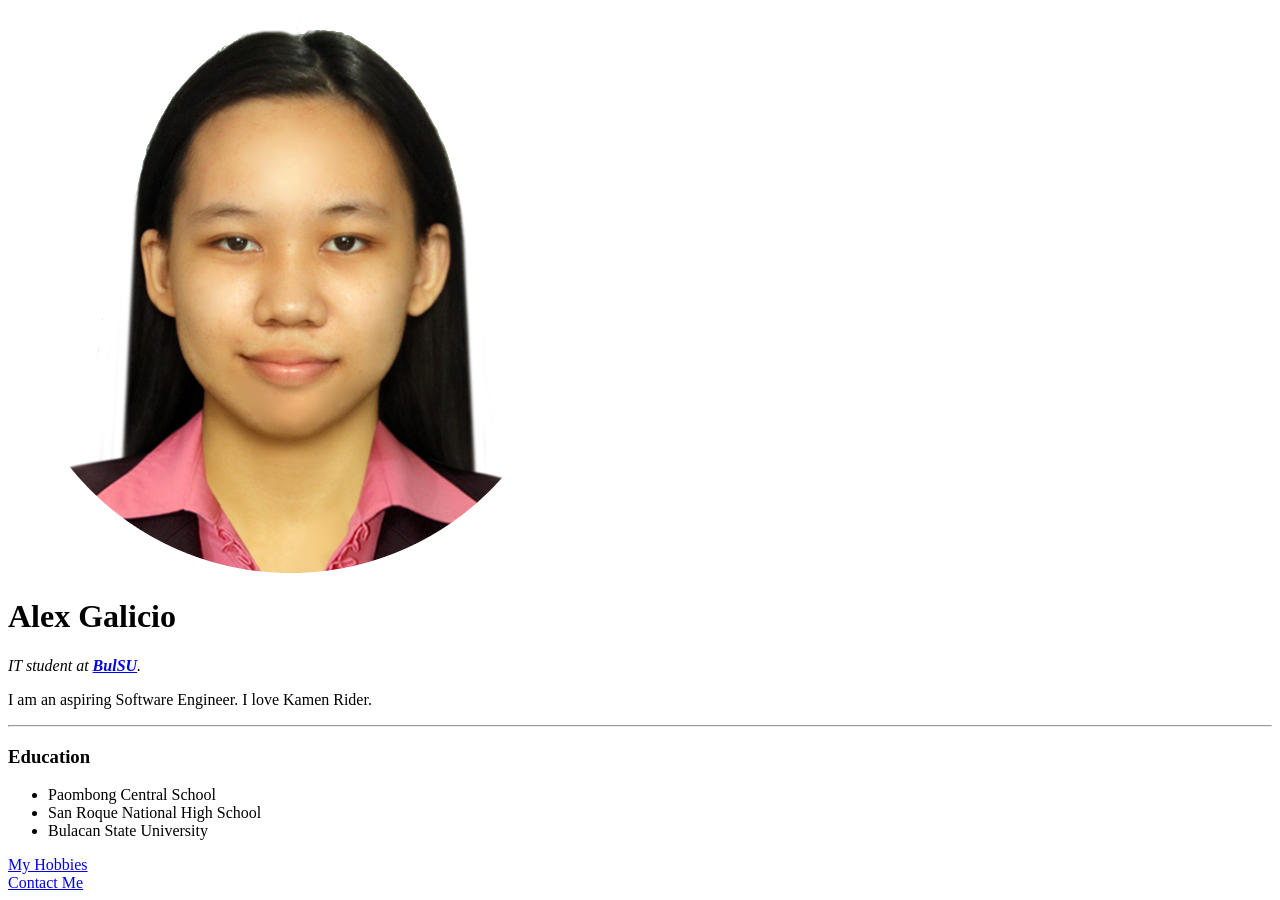
<file: Web Foundation/Day 41/index.html>
<!doctype html>
<html>
    <head>
        <meta charset="utf-8">
        <title>Alex's Personal Site</title>
    </head>
    <body>
        <img src="images/alex.png"
             alt="alex profile picture">
        <h1>Alex Galicio</h1>
        <p><em>IT student at <strong><a href="https://bulsu.edu.ph/">BulSU</a></strong>.</em></p>
        <p>I am an aspiring Software Engineer. I love Kamen Rider.</p>
        <hr>
        <h3>Education</h3>
        <ul>
            <li>Paombong Central School</li>
            <li>San Roque National High School</li>
            <li>Bulacan State University</li>
        </ul>
        <a href="hobbies.html">My Hobbies</a>
        <br>
        <a href="contacts.html">Contact Me</a>
    </body>
</html>
</file>
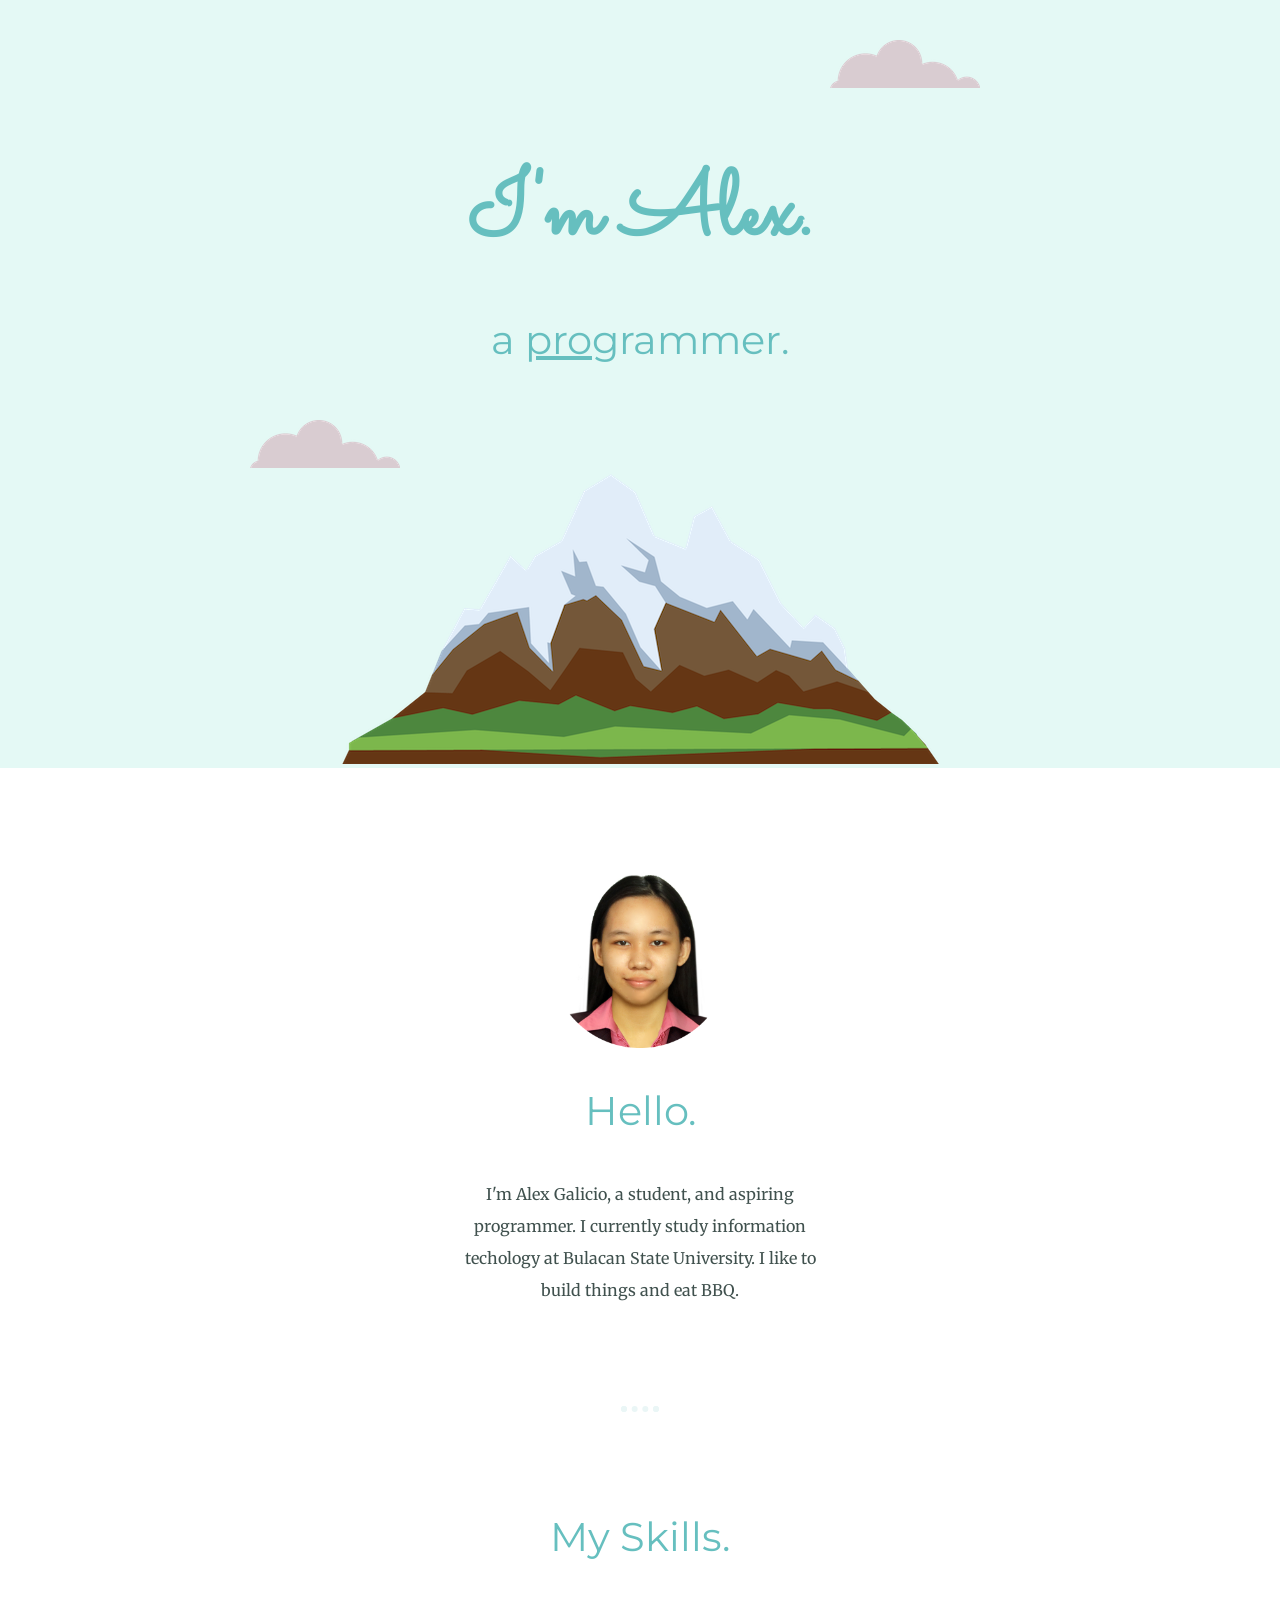
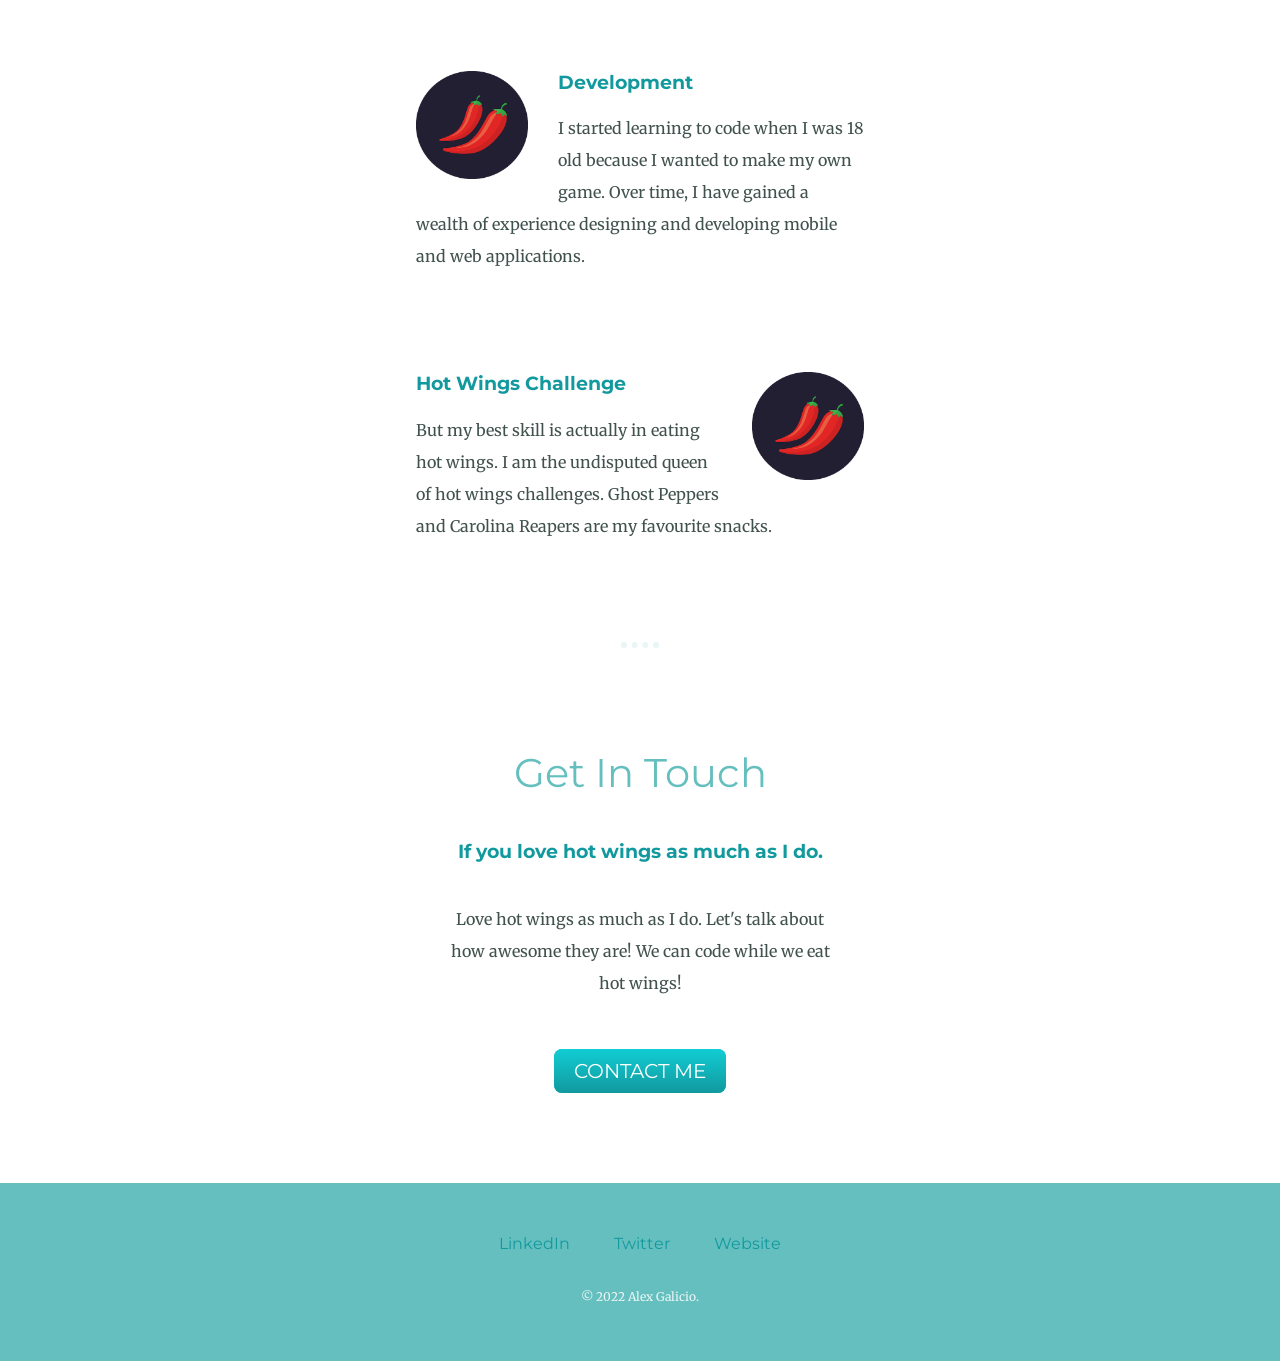
<file: Web Foundation/Day 44/index.html>
<!DOCTYPE html>
<html lang="en">
    <head>
        <meta charset="UTF-8">
        <title>Alex Galicio</title>
        <link rel="stylesheet" href="css/style.css">
        <link rel="icon" href="favicon.ico">
        <link href="https://fonts.googleapis.com/css?family=Merriweather|Montserrat|Sacramento" rel="stylesheet">
    </head>
    <body>
        <div class="top-container">
            <img class="top-cloud" src="images/cloud.png" alt="cloud-img">
            <h1>I'm Alex.</h1>
            <h2>a <span class="pro">pro</span>grammer.</h2>
            <img class="bottom-cloud" src="images/cloud.png" alt="cloud-img">
            <img src="images/mountain.png" alt="mountain.png">
        </div>
        <div class="middle-container">
            <div class="profile">
                <img class="profile-img" src="images/alex.png" alt="alex-img">
                <h2>Hello.</h2>
                <p class="intro">I'm Alex Galicio, a student, and aspiring programmer. I currently study information techology at
                Bulacan State University. I like to build things and eat BBQ.</p>
            </div>
            <hr>
            <div class="skills">
                <h2>My Skills.</h2>
                <div class="skill-row">
                    <img class="code-img" src="images/chillies.png" alt="computer-img">
                    <h3>Development</h3>
                    <p class="code-skill-description">I started learning to code when I was 18 old because I wanted to make my own game. Over time,
                    I have gained a wealth of experience designing and developing mobile and web applications.</p>
                </div>
                <div class="skill-row">
                    <img class="chilli-img" src="images/chillies.png" alt="chillies.png">
                    <h3>Hot Wings Challenge</h3>
                    <p class="chillie-description">But my best skill is actually in eating hot wings. I am the
                        undisputed queen of hot wings challenges. Ghost Peppers and Carolina Reapers are my favourite
                        snacks.</p>
                </div>
            </div>
            <hr>
            <div class="contact-me">
                <h2>Get In Touch</h2>
                <h3>If you love hot wings as much as I do.</h3>
                <p class="contact-message">Love hot wings as much as I do. Let's talk about how awesome they are! We can code while we
                    eat hot wings!</p>
                <a class="btn" href="mailto:name@email.com">CONTACT ME</a>
            </div>
        </div>


        <div class="bottom-container">
            <a class="footer-link" href="https://www.linkedin.com/">LinkedIn</a>
            <a class="footer-link" href="https://twitter.com/">Twitter</a>
            <a class="footer-link" href="https://www.appbrewery.co/">Website</a>
            <p class="copyright">© 2022 Alex Galicio.</p>
        </div>
    </body>

</html>
</file>
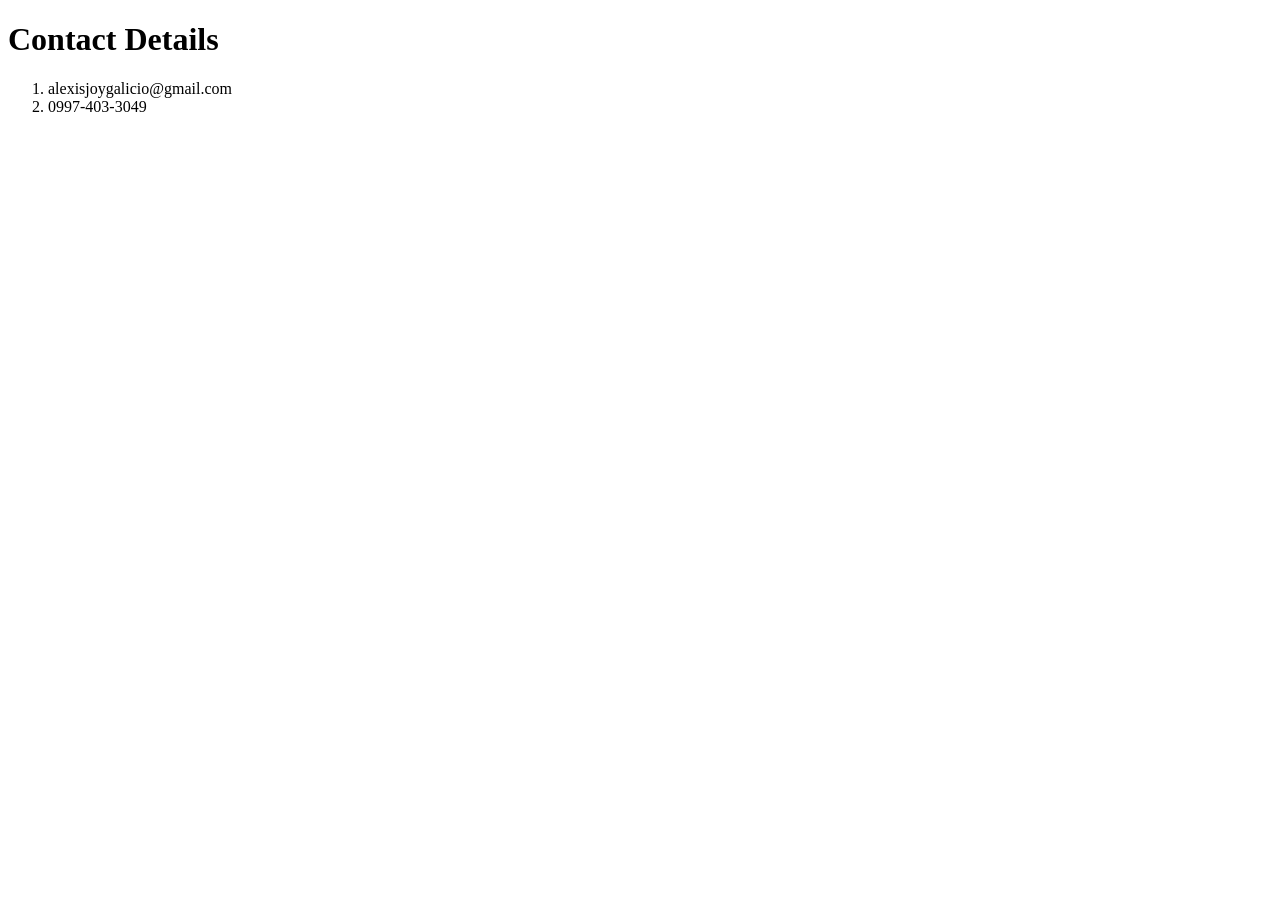
<file: Web Foundation/Day 41/contacts.html>
<!DOCTYPE html>
<html lang="en">
    <head>
        <meta charset="UTF-8">
        <title>Contact Details</title>
    </head>
    <body>
        <h1>Contact Details</h1>
        <ol>
            <li>alexisjoygalicio@gmail.com</li>
            <li>0997-403-3049</li>
        </ol>
    </body>
</html>
</file>
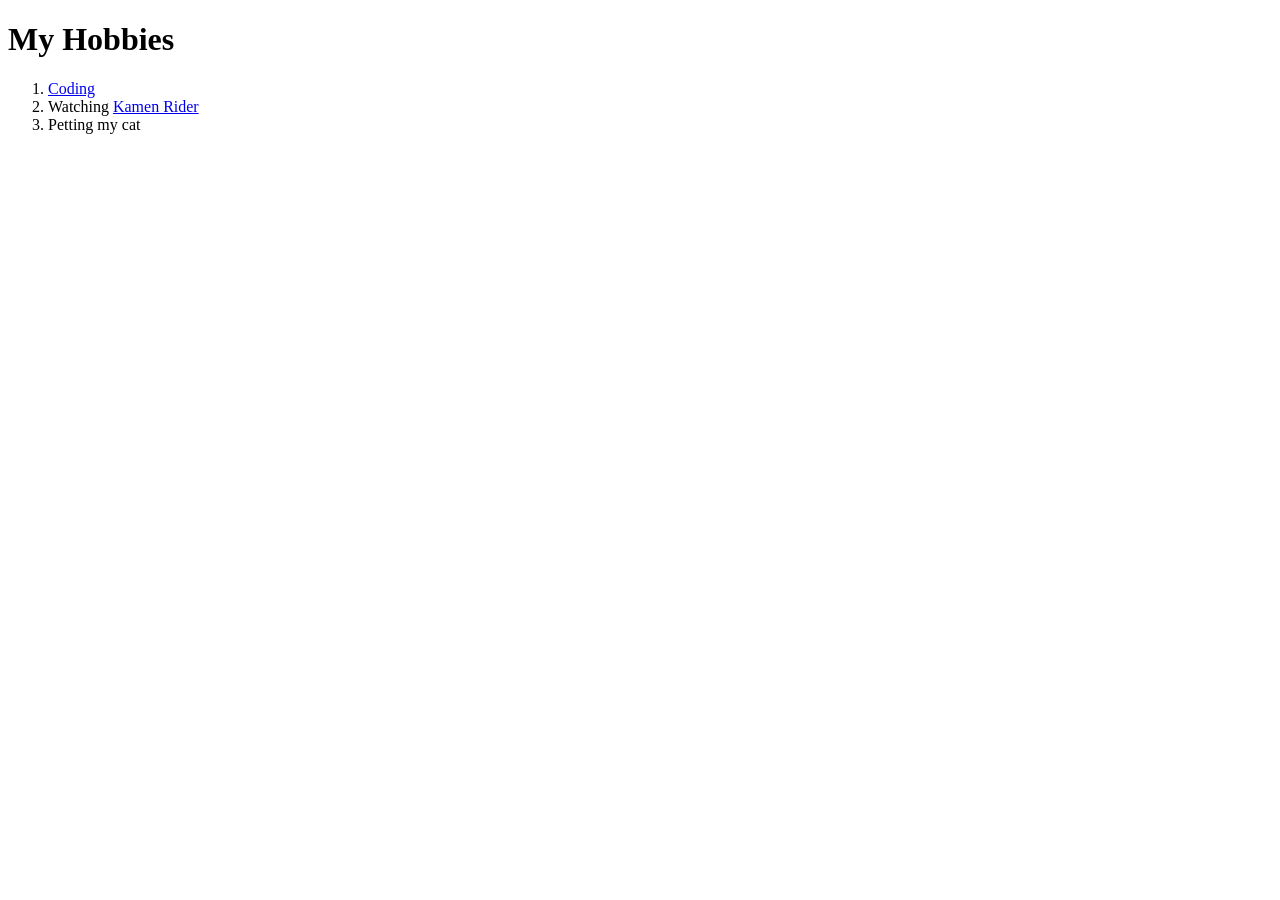
<file: Web Foundation/Day 41/hobbies.html>
<!doctype html>
<html>
    <head>
        <meta charset="UTF-8">
        <title>My Hobbies</title>
    </head>
    <body>
        <h1>My Hobbies</h1>
        <ol>
            <li><a href="https://github.com/alexgalicio">Coding</a></li>
            <li>Watching <a href="https://kamenrider.fandom.com/wiki/Kamen_Rider_Wiki">Kamen Rider</a></li>
            <li>Petting my cat</li>
        </ol>
    </body>
</html>
</file>
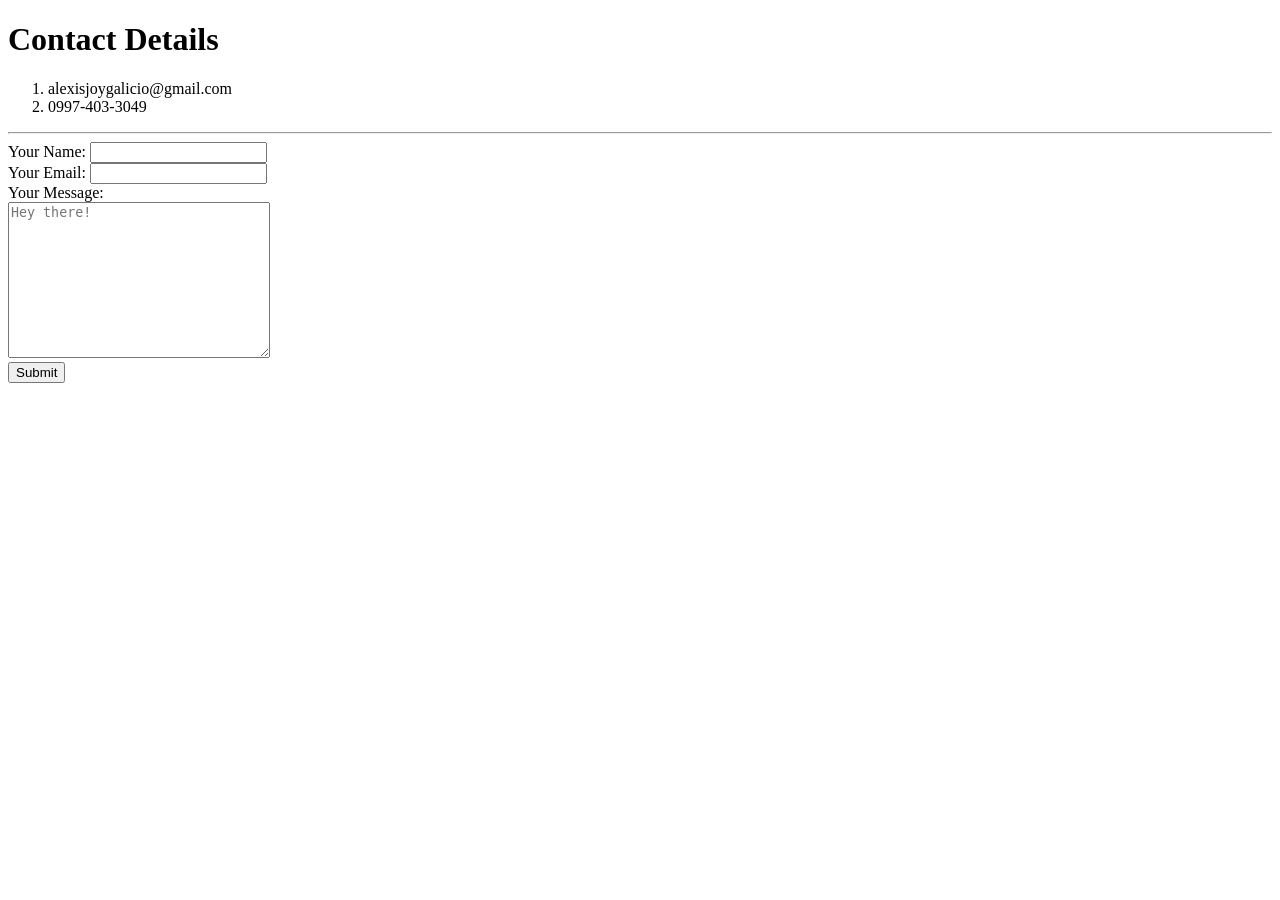
<file: Web Foundation/Day 42/contact-me.html>
<!DOCTYPE html>
<html lang="en">
    <head>
        <meta charset="UTF-8">
        <title>Contact Details</title>
    </head>
    <body>
        <h1>Contact Details</h1>
        <ol>
            <li>alexisjoygalicio@gmail.com</li>
            <li>0997-403-3049</li>
        </ol>
        <hr>
        <form action="mailto:gmail@jishooktt.com" method="post" enctype="text/plain">
            <label>Your Name:</label>
            <input type="text" name="yourName" value=""><br>
            <label>Your Email:</label>
            <input type="email" name="yourEmail" value=""><br>
            <label>Your Message:</label><br>
            <textarea name="yourMessage" rows="10" cols="30" placeholder="Hey there!"></textarea><br>
            <input type="submit">
        </form>
    </body>
</html>
</file>
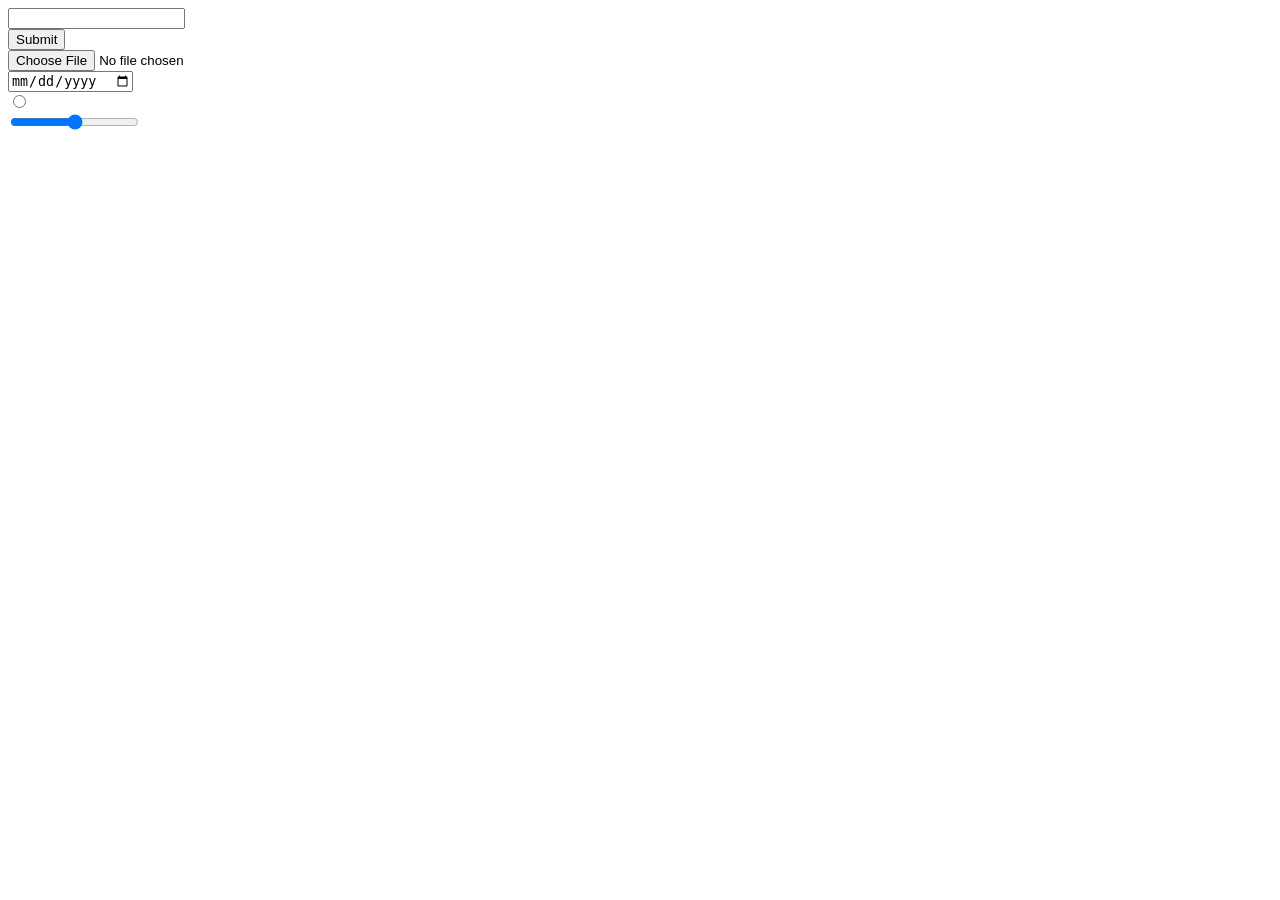
<file: Web Foundation/Day 42/inputs.html>
<!DOCTYPE html>
<html lang="en">
    <head>
        <meta charset="UTF-8">
        <title>Title</title>
    </head>
    <body>
        <form>
            <input type="text"><br>
            <input type="submit"><br>
            <input type="file"><br>
            <input type="date"><br>
            <input type="radio"><br>
            <input type="range">
        </form>
    </body>
</html>
</file>
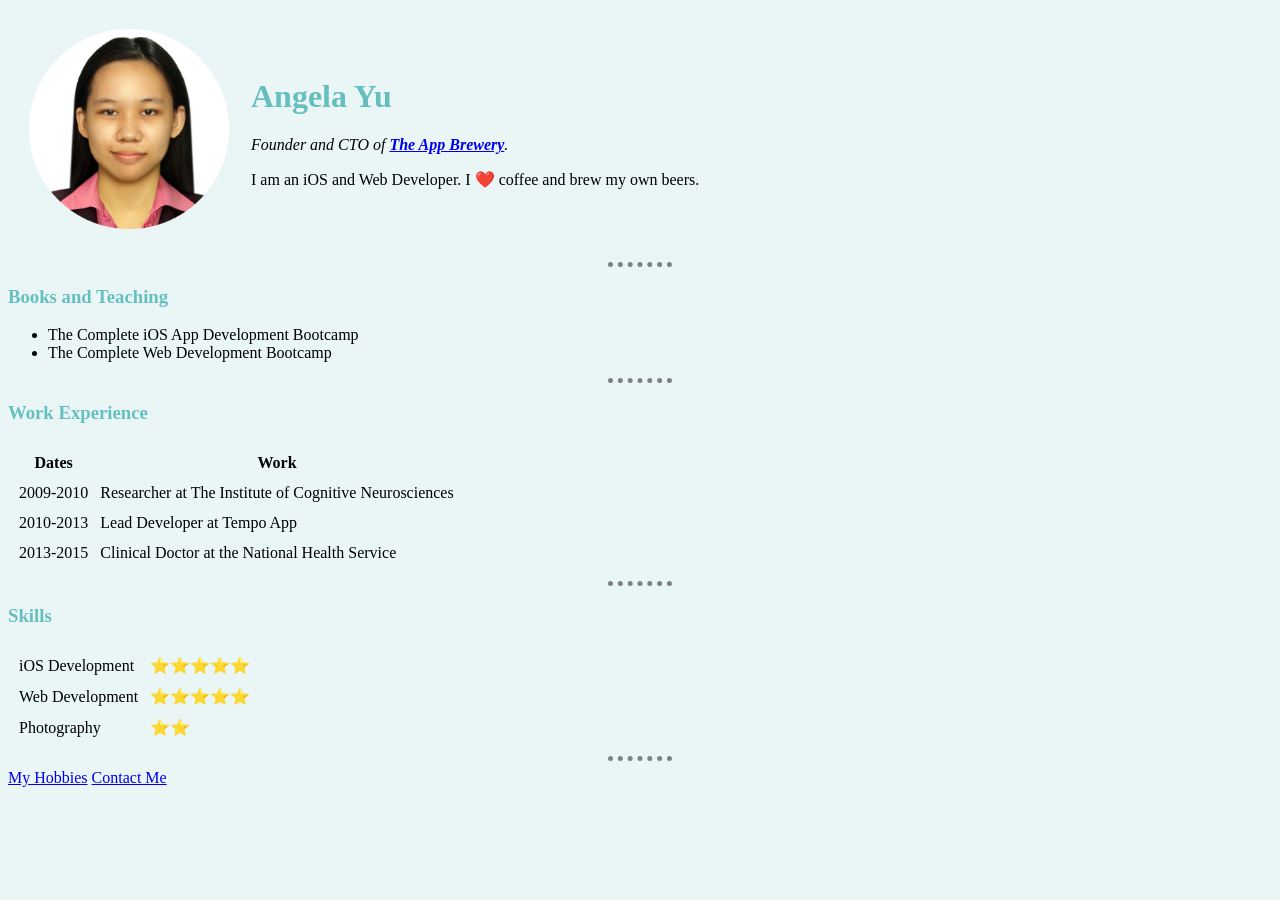
<file: Web Foundation/Day 43/Debugging-Problem-1.html>
<!DOCTYPE html>
<html>
  <head>
    <meta charset="utf-8">
    <title>Angela's Personal Site</title>
    <link rel="stylesheet" href="css/styles.css">
  </head>

  <body>
    <table cellspacing="20">
      <tr>
        <td><img src="images/alex.png" alt="angela profile picture"></td>
        <td><h1>Angela Yu</h1>
        <p><em>Founder and CTO of <strong><a href="https://www.appbrewery.co/">The App Brewery</a></strong>.</em></p>
        <p>I am an iOS and Web Developer. I ❤️ coffee and brew my own beers.</p></td>
      </tr>
    </table>
    <hr>
    <h3>Books and Teaching</h3>
    <ul>
      <li>The Complete iOS App Development Bootcamp</li>
      <li>The Complete Web Development Bootcamp</li>
    </ul>
    <hr>
    <h3>Work Experience</h3>
    <table cellspacing="10">
      <thead>
        <tr>
          <th>Dates</th>
          <th>Work</th>
        </tr>
      </thead>
      <tbody>
        <tr>
          <td>2009-2010</td>
          <td>Researcher at The Institute of Cognitive Neurosciences</td>
        </tr>
        <tr>
          <td>2010-2013</td>
          <td>Lead Developer at Tempo App</td>
        </tr>
        <tr>
          <td>2013-2015</td>
          <td>Clinical Doctor at the National Health Service</td>
        </tr>
      </tbody>
    </table>
    <hr>
    <h3>Skills</h3>
    <table cellspacing="10">
      <tr>
        <td>iOS Development</td>
        <td>⭐️⭐️⭐️⭐️⭐️</td>
      </tr>
      <tr>
        <td>Web Development</td>
        <td>⭐️⭐️⭐️⭐️⭐️</td>
      </tr>
      <tr>
        <td>Photography</td>
        <td>⭐️⭐️</td>
      </tr>
    </table>
    <hr>
    <a href="hobbies.html">My Hobbies</a>
    <a href="contact-me.html">Contact Me</a>
  </body>
</html>
</file>
<file: Web Foundation/Day 44/css/style.css>
body {
  color: #40514E;
  margin: 0;
  text-align: center;
  font-family: 'Merriweather', serif;
}

h1 {
  color: #66BFBF;
  font-size: 5.625rem;
  margin: 50px auto 0 auto;
  font-family: 'Sacramento', cursive;
}

h2 {
  color: #66BFBF;
  font-family: 'Montserrat', sans-serif;
  font-size: 2.5rem;
  font-weight: normal;
  padding-bottom: 10px;
}

h3 {
  color: #11999E;
  font-family: 'Montserrat', sans-serif;
}

p {
  line-height: 2;
}

hr {
  border: dotted #EAF6F6 6px;
  border-bottom: none;
  width: 2%;
  margin: 100px auto;
}

a{
  color: #11999E;
  font-family: 'Montserrat', sans-serif;
  margin: 10px 20px;
  text-decoration: none;
}

a:hover {
  color: #EAF6F6;
}

.top-container {
  background-color: #E4F9F5;
  position: relative;
  padding-top: 100px;
}

.middle-container {
  margin: 100px 0;
}

.bottom-container {
  background-color: #66BFBF;
  padding: 50px 0 20px;
}

.skill-row {
  width: 35%;
  margin: 100px auto 100px auto;
  text-align: left;
}

.pro {
  text-decoration: underline;
}

.intro {
  width: 30%;
  margin: auto;
}

.contact-message {
  width: 30%;
  margin: 40px auto 60px;
}

.copyright {
  color: #EAF6F6;
  font-size: 0.75rem;
  padding: 20px 0;
}

.top-cloud {
  position: absolute;
  right: 300px;
  top: 40px;
}

.bottom-cloud {
  position: absolute;
  left: 250px;
  bottom: 300px;
}

.profile-img {
  width: 180px;
}

.code-img {
  width: 25%;
  float: left;
  margin-right: 30px;
}

.chilli-img {
  width: 25%;
  float: right;
  margin-left: 30px;
}

.btn {
  background: #11cdd4;
  background-image: -webkit-linear-gradient(top, #11cdd4, #11999e);
  background-image: -moz-linear-gradient(top, #11cdd4, #11999e);
  background-image: -ms-linear-gradient(top, #11cdd4, #11999e);
  background-image: -o-linear-gradient(top, #11cdd4, #11999e);
  background-image: linear-gradient(to bottom, #11cdd4, #11999e);
  -webkit-border-radius: 8;
  -moz-border-radius: 8;
  border-radius: 8px;
  font-family: 'Montserrat', sans-serif;
  color: #ffffff;
  font-size: 20px;
  padding: 10px 20px 10px 20px;
  text-decoration: none;
}

.btn:hover {
  background: #30e3cb;
  background-image: -webkit-linear-gradient(top, #30e3cb, #2bc4ad);
  background-image: -moz-linear-gradient(top, #30e3cb, #2bc4ad);
  background-image: -ms-linear-gradient(top, #30e3cb, #2bc4ad);
  background-image: -o-linear-gradient(top, #30e3cb, #2bc4ad);
  background-image: linear-gradient(to bottom, #30e3cb, #2bc4ad);
  text-decoration: none;
}
</file>
<file: Web Foundation/Day 43/css/styles.css>
body {
    background-color: #EAF6F6;
}

hr {
    border-color: grey;
    border-style: none;
    border-top-style: dotted;
    width: 5%;
    border-width: 5px;
}

img {
    height: 200px;
}

h1, h3 {
    color: #66BFBF;
}
</file>
